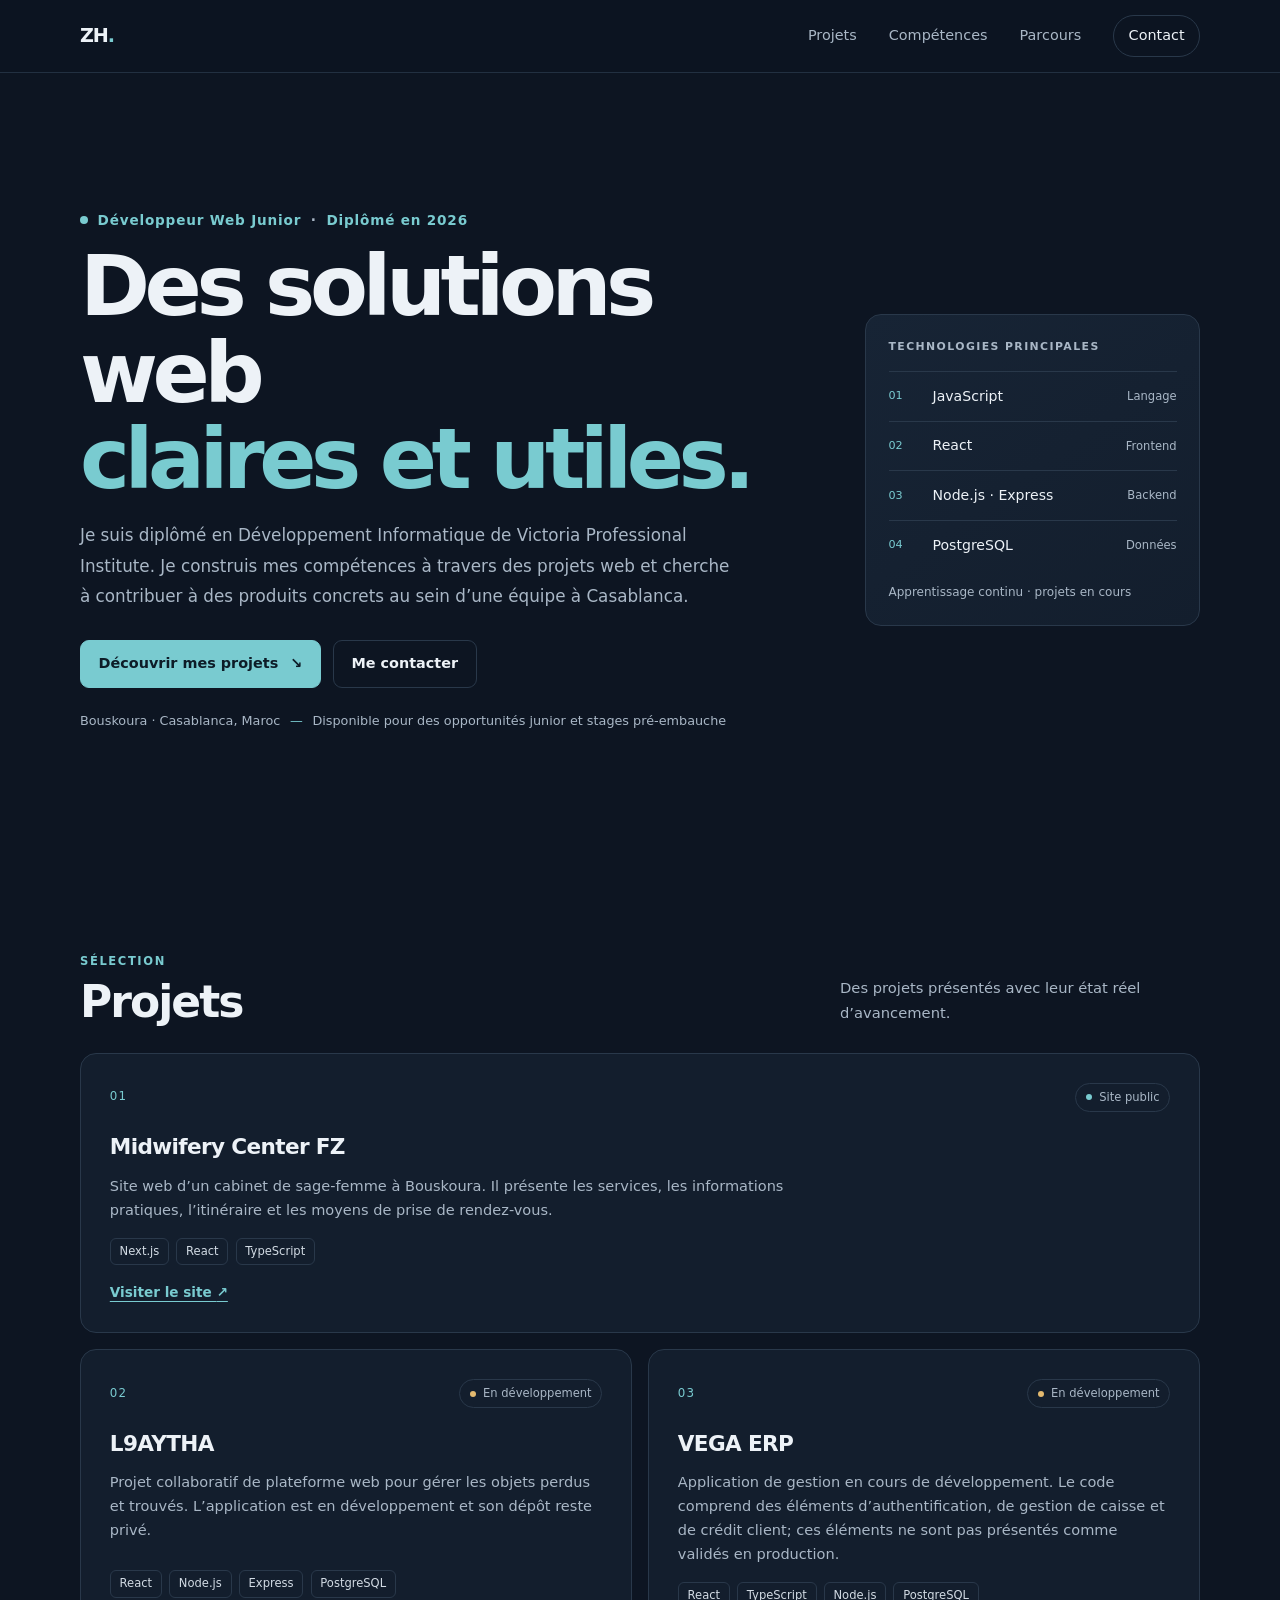
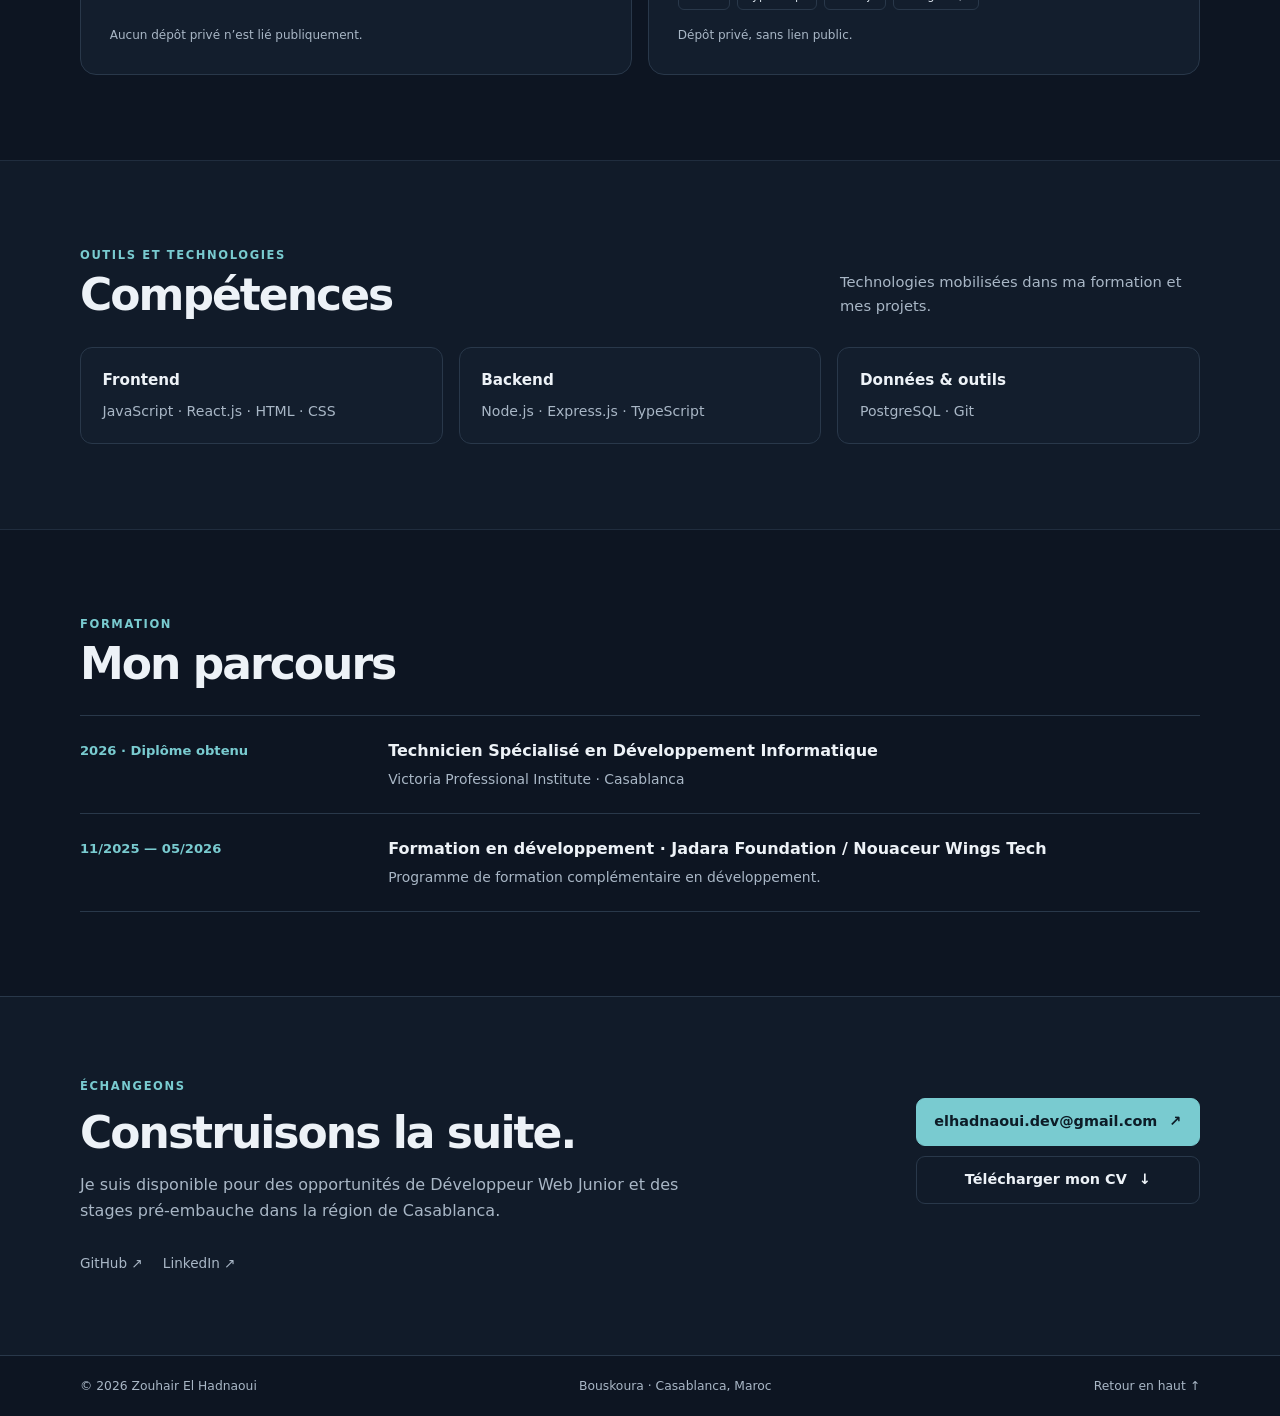
<file: index.html>
<!doctype html>
<html lang="fr">
<head>
  <meta charset="utf-8">
  <meta name="viewport" content="width=device-width, initial-scale=1">
  <meta name="theme-color" content="#0d1522">
  <meta name="description" content="Zouhair El Hadnaoui, développeur web junior diplômé en développement informatique à Casablanca. Projets web, compétences et contact.">
  <title>Zouhair El Hadnaoui — Développeur Web Junior</title>
  <link rel="stylesheet" href="style.css">
</head>
<body>
  <a class="skip-link" href="#main">Aller au contenu</a>

  <header class="site-header">
    <nav class="nav shell" aria-label="Navigation principale">
      <a class="brand" href="#top" aria-label="Zouhair El Hadnaoui, accueil">ZH<span>.</span></a>
      <div class="desktop-nav">
        <a href="#projets">Projets</a>
        <a href="#competences">Compétences</a>
        <a href="#parcours">Parcours</a>
        <a class="nav-contact" href="#contact">Contact</a>
      </div>
      <details class="mobile-nav">
        <summary aria-label="Ouvrir le menu">Menu</summary>
        <div class="mobile-nav-panel">
          <a href="#projets">Projets</a>
          <a href="#competences">Compétences</a>
          <a href="#parcours">Parcours</a>
          <a href="#contact">Contact</a>
        </div>
      </details>
    </nav>
  </header>

  <main id="main">
    <section class="hero shell" id="top" aria-labelledby="hero-title">
      <div class="hero-copy">
        <p class="eyebrow"><span class="status-dot" aria-hidden="true"></span> Développeur Web Junior <span class="eyebrow-divider">·</span> Diplômé en 2026</p>
        <h1 id="hero-title">Des solutions web<br><span>claires et utiles.</span></h1>
        <p class="hero-intro">Je suis diplômé en Développement Informatique de Victoria Professional Institute. Je construis mes compétences à travers des projets web et cherche à contribuer à des produits concrets au sein d’une équipe à Casablanca.</p>
        <div class="hero-actions">
          <a class="button button-primary" href="#projets">Découvrir mes projets <span aria-hidden="true">↘</span></a>
          <a class="button button-secondary" href="mailto:elhadnaoui.dev@gmail.com">Me contacter</a>
        </div>
        <p class="location-line">Bouskoura · Casablanca, Maroc <span aria-hidden="true">—</span> Disponible pour des opportunités junior et stages pré-embauche</p>
      </div>
      <aside class="hero-panel" aria-label="Technologies principales">
        <p class="panel-label">TECHNOLOGIES PRINCIPALES</p>
        <div class="stack-list">
          <div><span class="stack-index">01</span><span>JavaScript</span><span class="stack-note">Langage</span></div>
          <div><span class="stack-index">02</span><span>React</span><span class="stack-note">Frontend</span></div>
          <div><span class="stack-index">03</span><span>Node.js · Express</span><span class="stack-note">Backend</span></div>
          <div><span class="stack-index">04</span><span>PostgreSQL</span><span class="stack-note">Données</span></div>
        </div>
        <p class="panel-foot">Apprentissage continu · projets en cours</p>
      </aside>
    </section>

    <section class="section shell" id="projets" aria-labelledby="projects-title">
      <div class="section-heading">
        <div><p class="eyebrow">SÉLECTION</p><h2 id="projects-title">Projets</h2></div>
        <p class="section-note">Des projets présentés avec leur état réel d’avancement.</p>
      </div>
      <div class="project-grid">
        <article class="project-card project-featured">
          <div class="project-topline"><span class="project-number">01</span><span class="project-status status-live"><span aria-hidden="true"></span> Site public</span></div>
          <h3>Midwifery Center FZ</h3>
          <p class="project-description">Site web d’un cabinet de sage-femme à Bouskoura. Il présente les services, les informations pratiques, l’itinéraire et les moyens de prise de rendez-vous.</p>
          <ul class="tag-list" aria-label="Technologies"><li>Next.js</li><li>React</li><li>TypeScript</li></ul>
          <a class="text-link" href="https://www.midwiferycenterfz.ma/" target="_blank" rel="noopener noreferrer">Visiter le site <span aria-hidden="true">↗</span></a>
        </article>

        <article class="project-card">
          <div class="project-topline"><span class="project-number">02</span><span class="project-status status-progress"><span aria-hidden="true"></span> En développement</span></div>
          <h3>L9AYTHA</h3>
          <p class="project-description">Projet collaboratif de plateforme web pour gérer les objets perdus et trouvés. L’application est en développement et son dépôt reste privé.</p>
          <ul class="tag-list" aria-label="Technologies"><li>React</li><li>Node.js</li><li>Express</li><li>PostgreSQL</li></ul>
          <p class="project-footnote">Aucun dépôt privé n’est lié publiquement.</p>
        </article>

        <article class="project-card">
          <div class="project-topline"><span class="project-number">03</span><span class="project-status status-progress"><span aria-hidden="true"></span> En développement</span></div>
          <h3>VEGA ERP</h3>
          <p class="project-description">Application de gestion en cours de développement. Le code comprend des éléments d’authentification, de gestion de caisse et de crédit client; ces éléments ne sont pas présentés comme validés en production.</p>
          <ul class="tag-list" aria-label="Technologies"><li>React</li><li>TypeScript</li><li>Node.js</li><li>PostgreSQL</li></ul>
          <p class="project-footnote">Dépôt privé, sans lien public.</p>
        </article>
      </div>
    </section>

    <section class="section section-muted" id="competences" aria-labelledby="skills-title">
      <div class="shell">
        <div class="section-heading">
          <div><p class="eyebrow">OUTILS ET TECHNOLOGIES</p><h2 id="skills-title">Compétences</h2></div>
          <p class="section-note">Technologies mobilisées dans ma formation et mes projets.</p>
        </div>
        <div class="skills-grid">
          <div class="skill-group"><h3>Frontend</h3><p>JavaScript · React.js · HTML · CSS</p></div>
          <div class="skill-group"><h3>Backend</h3><p>Node.js · Express.js · TypeScript</p></div>
          <div class="skill-group"><h3>Données & outils</h3><p>PostgreSQL · Git</p></div>
        </div>
      </div>
    </section>

    <section class="section shell" id="parcours" aria-labelledby="journey-title">
      <div class="section-heading">
        <div><p class="eyebrow">FORMATION</p><h2 id="journey-title">Mon parcours</h2></div>
      </div>
      <div class="education-list">
        <article class="education-item">
          <p class="education-date">2026 · Diplôme obtenu</p>
          <div><h3>Technicien Spécialisé en Développement Informatique</h3><p>Victoria Professional Institute · Casablanca</p></div>
        </article>
        <article class="education-item">
          <p class="education-date">11/2025 — 05/2026</p>
          <div><h3>Formation en développement · Jadara Foundation / Nouaceur Wings Tech</h3><p>Programme de formation complémentaire en développement.</p></div>
        </article>
      </div>
    </section>

    <section class="contact-section" id="contact" aria-labelledby="contact-title">
      <div class="shell contact-inner">
        <div>
          <p class="eyebrow">ÉCHANGEONS</p>
          <h2 id="contact-title">Construisons la suite.</h2>
          <p class="contact-copy">Je suis disponible pour des opportunités de Développeur Web Junior et des stages pré-embauche dans la région de Casablanca.</p>
        </div>
        <div class="contact-actions">
          <a class="button button-primary" href="mailto:elhadnaoui.dev@gmail.com">elhadnaoui.dev@gmail.com <span aria-hidden="true">↗</span></a>
          <a class="button button-secondary" href="assets/CV_Zouhair_El_Hadnaoui.pdf" download="CV_Zouhair_El_Hadnaoui.pdf">Télécharger mon CV <span aria-hidden="true">↓</span></a>
        </div>
        <div class="social-links" aria-label="Profils professionnels">
          <a href="https://github.com/zouhair-eh" target="_blank" rel="noopener noreferrer">GitHub <span aria-hidden="true">↗</span></a>
          <a href="https://www.linkedin.com/in/zouhair-el-hadnaoui-b78b23347/" target="_blank" rel="noopener noreferrer">LinkedIn <span aria-hidden="true">↗</span></a>
        </div>
      </div>
    </section>
  </main>

  <footer class="site-footer">
    <div class="shell footer-inner"><span>© 2026 Zouhair El Hadnaoui</span><span>Bouskoura · Casablanca, Maroc</span><a href="#top">Retour en haut ↑</a></div>
  </footer>
</body>
</html>
</file>
<file: style.css>
:root {
  color-scheme: dark;
  --bg: #0d1522;
  --surface: #131e2d;
  --surface-raised: #172435;
  --line: #29384a;
  --text: #edf2f7;
  --muted: #a9b7c6;
  --accent: #79cbd0;
  --accent-strong: #a6e1e2;
  --max-width: 1120px;
  --radius: 16px;
}
* { box-sizing: border-box; }
html { scroll-behavior: smooth; scroll-padding-top: 88px; }
body {
  margin: 0;
  background: var(--bg);
  color: var(--text);
  font-family: Inter, ui-sans-serif, system-ui, -apple-system, BlinkMacSystemFont, "Segoe UI", sans-serif;
  font-size: 16px;
  line-height: 1.65;
  -webkit-font-smoothing: antialiased;
}
a { color: inherit; }
a:focus-visible, summary:focus-visible { outline: 3px solid var(--accent); outline-offset: 4px; border-radius: 4px; }
.skip-link {
  position: absolute; left: 1rem; top: -4rem; z-index: 20;
  padding: .65rem 1rem; color: var(--bg); background: var(--accent);
  border-radius: 8px; font-weight: 700;
}
.skip-link:focus { top: 1rem; }
.shell { width: min(var(--max-width), calc(100% - 48px)); margin-inline: auto; }
.site-header {
  position: sticky; top: 0; z-index: 10;
  background: rgba(13, 21, 34, .96);
  border-bottom: 1px solid rgba(41, 56, 74, .8);
}
.nav { min-height: 72px; display: flex; align-items: center; justify-content: space-between; gap: 2rem; }
.brand { color: var(--text); font-size: 1.2rem; font-weight: 800; letter-spacing: -.06em; text-decoration: none; }
.brand span { color: var(--accent); }
.desktop-nav { display: flex; align-items: center; gap: 2rem; }
.desktop-nav a, .mobile-nav-panel a { color: var(--muted); font-size: .9rem; text-decoration: none; transition: color .15s ease; }
.desktop-nav a:hover, .mobile-nav-panel a:hover, .social-links a:hover, .text-link:hover { color: var(--accent-strong); }
.desktop-nav .nav-contact { color: var(--text); border: 1px solid var(--line); border-radius: 999px; padding: .48rem .9rem; }
.mobile-nav { display: none; position: relative; }
.mobile-nav summary { list-style: none; cursor: pointer; border: 1px solid var(--line); padding: .4rem .75rem; border-radius: 8px; color: var(--text); }
.mobile-nav summary::-webkit-details-marker { display: none; }
.mobile-nav-panel { position: absolute; right: 0; top: calc(100% + .75rem); min-width: 180px; display: grid; gap: .75rem; padding: 1rem; border: 1px solid var(--line); border-radius: 12px; background: var(--surface-raised); box-shadow: 0 14px 32px rgba(0,0,0,.28); }
.hero { display: grid; grid-template-columns: minmax(0, 1.35fr) minmax(280px, .65fr); gap: clamp(2rem, 7vw, 6rem); align-items: center; padding-block: clamp(5rem, 11vw, 8.5rem); }
.eyebrow { margin: 0 0 .75rem; color: var(--accent); font-size: .72rem; font-weight: 750; letter-spacing: .14em; text-transform: uppercase; }
.hero .eyebrow { display: flex; align-items: center; gap: .6rem; flex-wrap: wrap; letter-spacing: .06em; text-transform: none; font-size: .85rem; }
.status-dot { width: 8px; height: 8px; border-radius: 50%; background: var(--accent); }
.eyebrow-divider { color: var(--muted); }
h1, h2, h3, p { margin-top: 0; }
h1 { margin-bottom: 1.15rem; font-size: clamp(3rem, 6.6vw, 5.45rem); line-height: 1.02; letter-spacing: -.065em; font-weight: 720; }
h1 span { color: var(--accent); }
.hero-intro { max-width: 650px; margin-bottom: 1.8rem; color: var(--muted); font-size: 1.05rem; line-height: 1.8; }
.hero-actions { display: flex; flex-wrap: wrap; gap: .75rem; }
.button { min-height: 48px; display: inline-flex; align-items: center; justify-content: center; gap: .75rem; padding: .65rem 1.1rem; border-radius: 9px; font-size: .9rem; font-weight: 700; text-decoration: none; transition: background-color .15s ease, border-color .15s ease, color .15s ease; }
.button-primary { border: 1px solid var(--accent); background: var(--accent); color: #0d1c27; }
.button-primary:hover { background: var(--accent-strong); border-color: var(--accent-strong); }
.button-secondary { border: 1px solid var(--line); background: transparent; color: var(--text); }
.button-secondary:hover { border-color: var(--accent); color: var(--accent-strong); }
.location-line { margin: 1.4rem 0 0; color: var(--muted); font-size: .8rem; }
.location-line span { padding-inline: .35rem; color: var(--accent); }
.hero-panel { padding: 1.4rem; border: 1px solid var(--line); border-radius: var(--radius); background: linear-gradient(145deg, var(--surface-raised), var(--surface)); }
.panel-label { margin-bottom: .95rem; color: var(--muted); font-size: .68rem; font-weight: 700; letter-spacing: .13em; }
.stack-list { display: grid; }
.stack-list > div { display: grid; grid-template-columns: 32px 1fr auto; gap: .75rem; align-items: center; padding: .8rem 0; border-top: 1px solid var(--line); font-size: .88rem; }
.stack-index { color: var(--accent); font-size: .7rem; font-variant-numeric: tabular-nums; }
.stack-note { color: var(--muted); font-size: .72rem; }
.panel-foot { margin: .8rem 0 0; color: var(--muted); font-size: .75rem; }
.section { padding-block: 5.3rem; }
.section-heading { display: flex; align-items: end; justify-content: space-between; gap: 2rem; margin-bottom: 1.6rem; }
.section-heading .eyebrow { margin-bottom: .35rem; }
h2 { margin-bottom: 0; font-size: clamp(2rem, 4vw, 2.75rem); line-height: 1.15; letter-spacing: -.045em; }
.section-note { max-width: 360px; margin-bottom: .15rem; color: var(--muted); font-size: .92rem; }
.project-grid { display: grid; grid-template-columns: repeat(2, minmax(0, 1fr)); gap: 1rem; }
.project-card { min-height: 290px; display: flex; flex-direction: column; align-items: flex-start; padding: clamp(1.3rem, 3vw, 1.8rem); border: 1px solid var(--line); border-radius: var(--radius); background: var(--surface); }
.project-featured { grid-column: 1 / -1; min-height: 250px; }
.project-topline { width: 100%; display: flex; align-items: center; justify-content: space-between; gap: 1rem; margin-bottom: 1.1rem; }
.project-number { color: var(--accent); font-size: .74rem; font-variant-numeric: tabular-nums; letter-spacing: .1em; }
.project-status { display: inline-flex; align-items: center; gap: .45rem; border: 1px solid var(--line); border-radius: 999px; padding: .25rem .6rem; color: var(--muted); font-size: .72rem; }
.project-status span { width: 6px; height: 6px; border-radius: 50%; background: var(--accent); }
.status-progress span { background: #e3b96f; }
.project-card h3 { margin-bottom: .55rem; font-size: 1.35rem; letter-spacing: -.03em; }
.project-description { max-width: 720px; margin-bottom: 1rem; color: var(--muted); font-size: .91rem; }
.tag-list { display: flex; flex-wrap: wrap; gap: .45rem; margin: auto 0 1rem; padding: 0; list-style: none; }
.tag-list li { border: 1px solid var(--line); border-radius: 6px; padding: .2rem .55rem; color: #d2dbe4; font-size: .72rem; }
.text-link { margin-top: auto; color: var(--accent); font-size: .85rem; font-weight: 700; text-decoration-thickness: 1px; text-underline-offset: 4px; }
.project-footnote { margin: auto 0 0; color: var(--muted); font-size: .75rem; }
.section-muted { background: #111b29; border-block: 1px solid rgba(41,56,74,.65); }
.skills-grid { display: grid; grid-template-columns: repeat(3, minmax(0, 1fr)); gap: 1rem; }
.skill-group { padding: 1.25rem 1.35rem; border: 1px solid var(--line); border-radius: 12px; background: var(--surface); }
.skill-group h3 { margin-bottom: .45rem; font-size: .95rem; }
.skill-group p { margin-bottom: 0; color: var(--muted); font-size: .88rem; }
.education-list { border-top: 1px solid var(--line); }
.education-item { display: grid; grid-template-columns: minmax(180px, .35fr) 1fr; gap: 1.5rem; padding: 1.35rem 0; border-bottom: 1px solid var(--line); }
.education-date { margin: .15rem 0 0; color: var(--accent); font-size: .82rem; font-weight: 650; }
.education-item h3 { margin-bottom: .25rem; font-size: 1rem; }
.education-item p:not(.education-date) { margin: 0; color: var(--muted); font-size: .87rem; }
.contact-section { padding-block: 5rem; border-top: 1px solid var(--line); background: #111b29; }
.contact-inner { display: grid; grid-template-columns: 1fr auto; gap: 1rem 3rem; align-items: center; }
.contact-inner h2 { max-width: 550px; }
.contact-copy { max-width: 600px; margin: .8rem 0 0; color: var(--muted); }
.contact-actions { display: flex; flex-direction: column; align-items: stretch; gap: .65rem; }
.social-links { display: flex; gap: 1.25rem; padding-top: .75rem; }
.social-links a { color: var(--muted); font-size: .85rem; text-decoration: none; }
.site-footer { padding-block: 1.25rem; border-top: 1px solid var(--line); }
.footer-inner { display: flex; flex-wrap: wrap; justify-content: space-between; gap: .5rem 1.5rem; color: var(--muted); font-size: .77rem; }
.footer-inner a { color: var(--muted); text-decoration: none; }
.footer-inner a:hover { color: var(--accent-strong); }
@media (max-width: 760px) {
  .shell { width: min(var(--max-width), calc(100% - 36px)); }
  .desktop-nav { display: none; }
  .mobile-nav { display: block; }
  .hero { grid-template-columns: 1fr; padding-block: 4.5rem; gap: 2.3rem; }
  .hero-panel { max-width: 540px; }
  .section { padding-block: 4rem; }
  .section-heading { align-items: flex-start; flex-direction: column; gap: .75rem; }
  .section-note { max-width: 540px; }
  .skills-grid { grid-template-columns: 1fr; }
  .contact-inner { grid-template-columns: 1fr; gap: 1.2rem; }
  .contact-actions { align-items: flex-start; flex-direction: row; flex-wrap: wrap; }
}
@media (max-width: 560px) {
  .shell { width: min(var(--max-width), calc(100% - 28px)); }
  .hero { padding-block: 3.7rem; }
  h1 { font-size: clamp(2.75rem, 13vw, 4rem); }
  .project-grid { grid-template-columns: 1fr; }
  .project-featured { grid-column: auto; }
  .project-card { min-height: 0; }
  .project-footnote, .tag-list { margin-top: 0; }
  .education-item { grid-template-columns: 1fr; gap: .25rem; }
  .contact-actions { flex-direction: column; align-items: stretch; }
  .contact-actions .button { width: 100%; }
  .footer-inner { flex-direction: column; gap: .25rem; }
}
@media (prefers-reduced-motion: reduce) {
  html { scroll-behavior: auto; }
  *, *::before, *::after { transition-duration: .01ms !important; animation-duration: .01ms !important; animation-iteration-count: 1 !important; }
}
</file>
